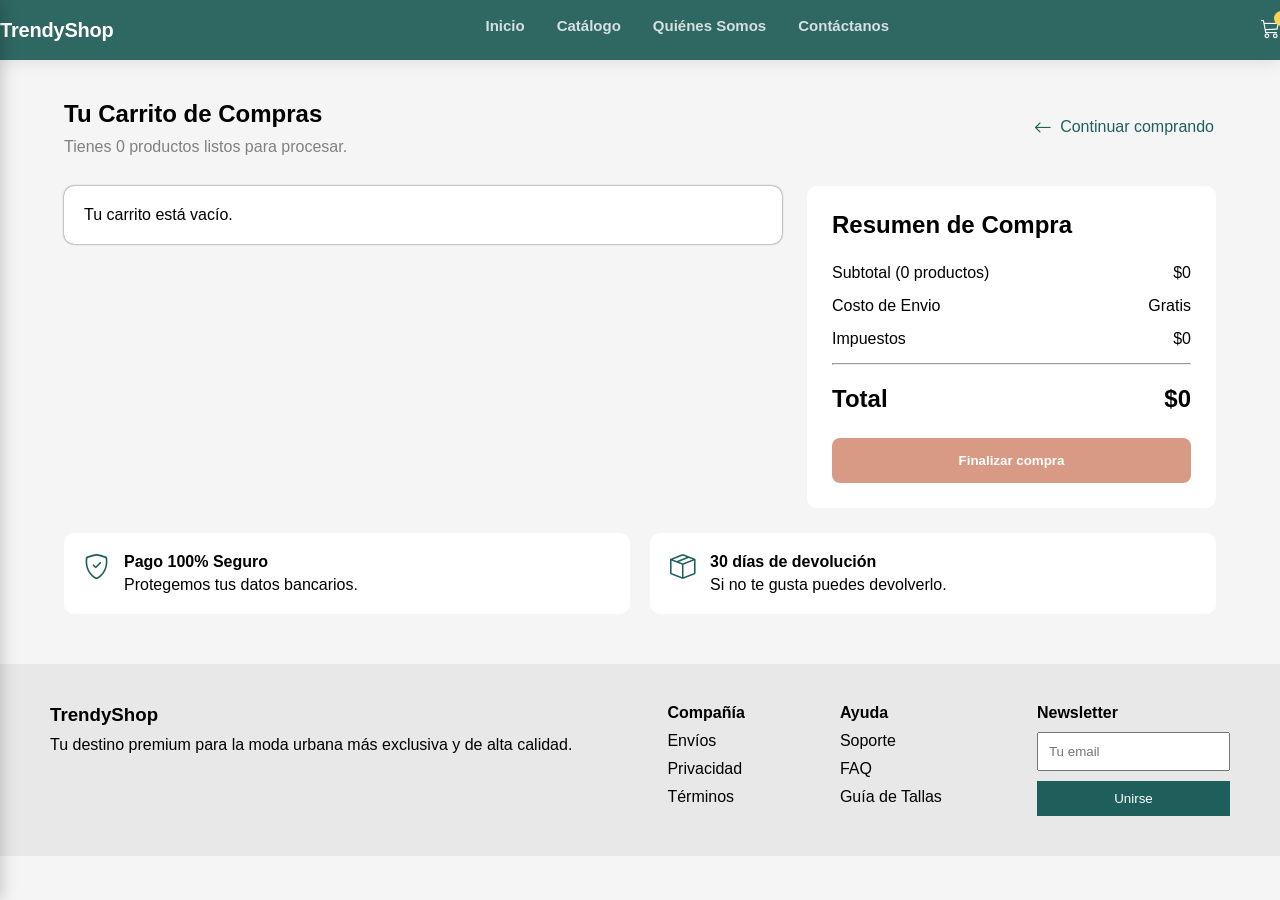
<file: carrito/index.html>
<!DOCTYPE html>
<html lang="es">
<head>
    <meta charset="UTF-8">
    <meta name="viewport" content="width=device-width, initial-scale=1.0">
    <title>Carrito de Compras</title>
    <link rel="stylesheet" href="../styles/carrito.css">
    <link rel="stylesheet" href="https://cdn.jsdelivr.net/npm/bootstrap-icons@1.13.1/font/bootstrap-icons.min.css">
    <link rel="stylesheet" href="/styles/navbar.css">
</head>
<body>

    <!-- Mobile Menu Overlay -->
    <div id="mobileMenuOverlay" class="mobile-menu-overlay" onclick="toggleMobileMenu()"></div>

    <!-- Mobile Menu Drawer -->
    <aside id="mobileMenu" class="mobile-nav">
        <div class="mobile-nav-header">
            <span>TrendyShop</span>
            <button onclick="toggleMobileMenu()"><i class="bi bi-x-lg"></i></button>
        </div>
        <nav>
            <a href="/index.html" onclick="toggleMobileMenu()">Inicio</a>
            <a href="/catalogo/index.html" onclick="toggleMobileMenu()">Catálogo</a>
            <a href="/quienes-somos/index.html" onclick="toggleMobileMenu()">Quiénes Somos</a>
            <a href="/contactanos/index.html" onclick="toggleMobileMenu()">Contáctanos</a>
        </nav>
    </aside>

    <!-- ============================== -->
    <!-- 1. TOP NAVBAR                   -->
    <!-- ============================== -->
    <header class="top-navbar sticky-top">
        <nav class="custom-container navbar-content">
            <div class="brand">TrendyShop</div>

            <div class="desktop-links">
                <a href="/index.html">Inicio</a>
                <a href="/catalogo/index.html">Catálogo</a>
                <a href="/quienes-somos/index.html">Quiénes Somos</a>
                <a href="/contactanos/index.html">Contáctanos</a>
            </div>

            <div class="nav-actions">
                <a class="cart-btn" href="/carrito/index.html">
                    <i class="bi bi-cart3"></i>
                    <span id="cart-count">0</span>
                </a>
                <button class="mobile-menu" onclick="toggleMobileMenu()">
                    <i class="bi bi-list"></i>
                </button>
            </div>
        </nav>
    </header>

    <main class="carrito">

        <section class="carrito__encabezado">

            <div>
                <h1 class="carrito__titulo">
                    Tu Carrito de Compras
                </h1>

                <p class="carrito__texto">
                </p>
            </div>

            <div class="carrito__volver">
                <i class="bi bi-arrow-left" id="flecha"></i>
                <a href="#" class="carrito__seguir">
                    Continuar comprando
                </a>
            </div>

        </section>

        <section class="carrito__contenido">

            <div class="productos">

            </div>

            <aside class="resumen">

                <h2 class="resumen__titulo">
                    Resumen de Compra
                </h2>

                <div class="resumen__fila">
                    <span id="cantidad-productos">
                        Subtotal (0 productos)
                    </span>

                    <span id="subtotal">
                        $0.00
                    </span>
                </div>

                <div class="resumen__fila">
                    <span>Costo de Envio</span>
                    <span>Gratis</span>
                </div>

                <div class="resumen__fila">
                    <span>Impuestos</span>
                    <span id="impuestos">$0.00</span>
                </div>

                <hr>

                <div class="resumen__total">
                    <span>Total</span>
                    <span id="total">$0.00</span>
                </div>

                <button class="resumen__boton">
                    Finalizar compra
                </button>

            </aside>

        </section>

        <section class="beneficios">

            <div class="beneficios__card">
                <i class="bi bi-shield-check"></i>
                <div>
                    <h4>Pago 100% Seguro</h4>
                    <p>Protegemos tus datos bancarios.</p>
                </div>
            </div>

            <div class="beneficios__card">
                <i class="bi bi-box-seam"></i>
                <div>
                    <h4>30 días de devolución</h4>
                    <p>Si no te gusta puedes devolverlo.</p>
                </div>
            </div>

        </section>

    </main>

    <footer class="footer">

        <div class="footer__columna">

            <h3>TrendyShop</h3>

            <p>
                Tu destino premium para la moda urbana
                más exclusiva y de alta calidad.
            </p>

        </div>

        <div class="footer__columna">
            <h4>Compañía</h4>

            <a href="#">Envíos</a>
            <a href="#">Privacidad</a>
            <a href="#">Términos</a>
        </div>

        <div class="footer__columna">
            <h4>Ayuda</h4>

            <a href="#">Soporte</a>
            <a href="#">FAQ</a>
            <a href="#">Guía de Tallas</a>
        </div>

        <div class="footer__columna">
            <h4>Newsletter</h4>

            <input type="email" placeholder="Tu email">
            <button>Unirse</button>
        </div>

    </footer>
    <script src="../js/carrito.js"></script>
    

</body>
</html>
</file>
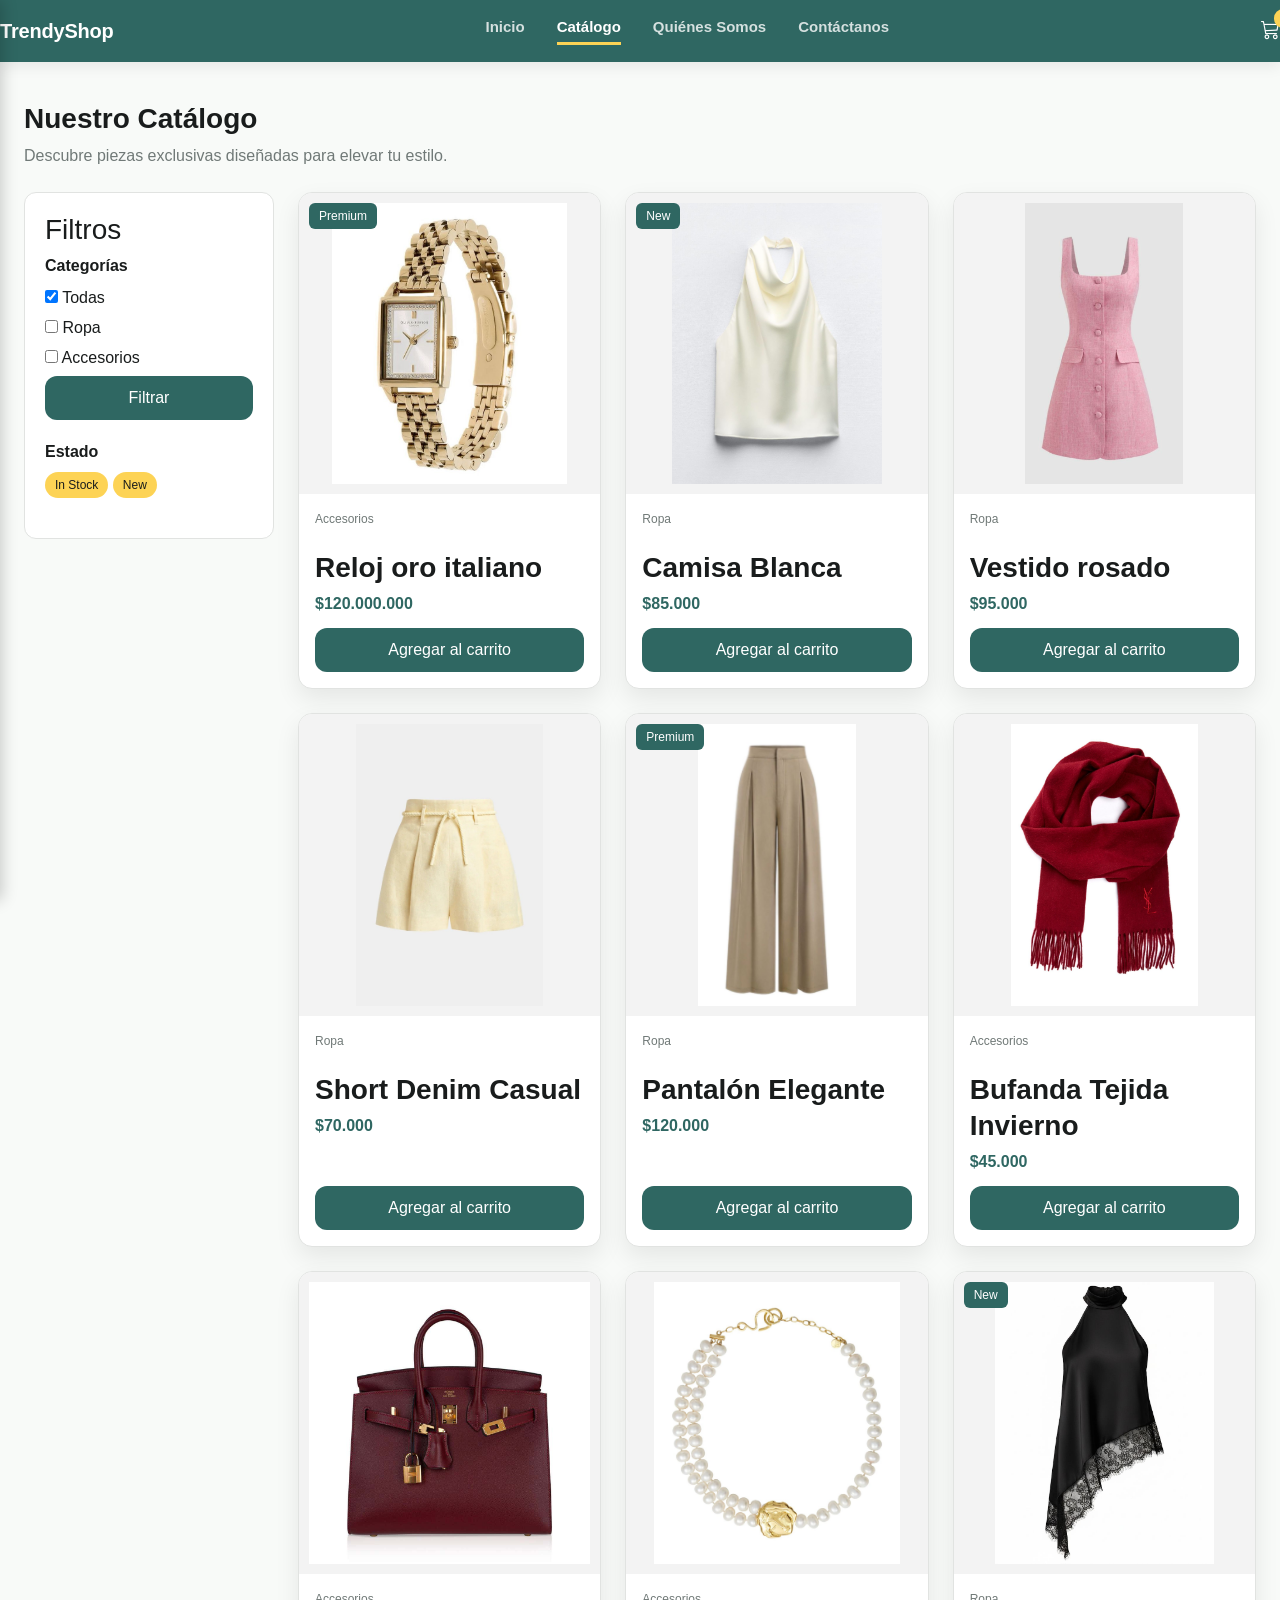
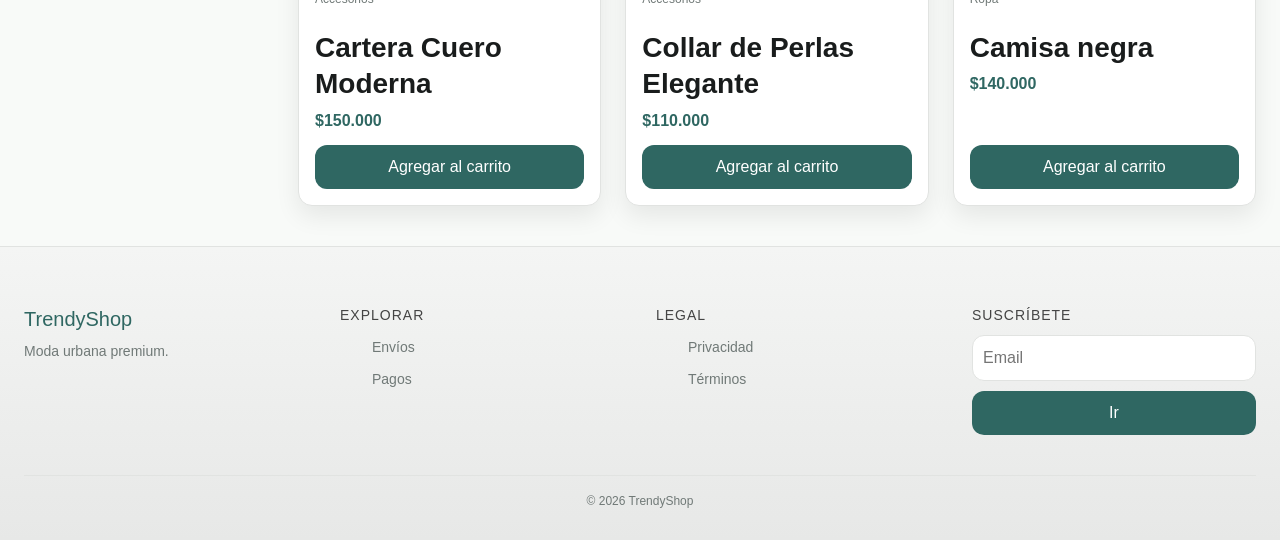
<file: catalogo/index.html>
<!DOCTYPE html>
<html lang="en">

<head>
    <meta charset="UTF-8">
    <meta name="viewport" content="width=device-width, initial-scale=1.0">
    <!-- Bootstrap + Icons -->
    <link href="https://cdn.jsdelivr.net/npm/bootstrap@5.3.8/dist/css/bootstrap.min.css" rel="stylesheet">
    <link rel="stylesheet" href="https://cdn.jsdelivr.net/npm/bootstrap-icons@1.13.1/font/bootstrap-icons.min.css">

    <link rel="stylesheet" href="../styles/catalogo.css">
    <link rel="stylesheet" href="../styles/navbar.css">
    <title>TrendyShop</title>
</head>

<body id="app">

    <!-- Mobile Menu Overlay -->
    <div id="mobileMenuOverlay" class="mobile-menu-overlay" onclick="toggleMobileMenu()"></div>

    <!-- Mobile Menu Drawer -->
    <aside id="mobileMenu" class="mobile-nav">
        <div class="mobile-nav-header">
            <span>TrendyShop</span>
            <button onclick="toggleMobileMenu()"><i class="bi bi-x-lg"></i></button>
        </div>
        <nav>
            <a href="/index.html" onclick="toggleMobileMenu()">Inicio</a>
            <a href="/catalogo/index.html" onclick="toggleMobileMenu()">Catálogo</a>
            <a href="/quienes-somos/index.html" onclick="toggleMobileMenu()">Quiénes Somos</a>
            <a href="/contactanos/index.html" onclick="toggleMobileMenu()">Contáctanos</a>
        </nav>
    </aside>

    <!-- ============================== -->
    <!-- 1. TOP NAVBAR                   -->
    <!-- ============================== -->
    <header class="top-navbar sticky-top">
        <nav class="custom-container navbar-content">
            <div class="brand">TrendyShop</div>

            <div class="desktop-links">
                <a href="/index.html">Inicio</a>
                <a class="active" href="/catalogo/index.html">Catálogo</a>
                <a href="/quienes-somos/index.html">Quiénes Somos</a>
                <a href="/contactanos/index.html">Contáctanos</a>
            </div>

            <div class="nav-actions">
                <a class="cart-btn" href="/carrito/index.html">
                    <i class="bi bi-cart3"></i>
                    <span id="cart-count">0</span>
                </a>
                <button class="mobile-menu" onclick="toggleMobileMenu()">
                    <i class="bi bi-list"></i>
                </button>
            </div>
        </nav>
    </header>


    <!-- ===== SIDEBAR CARRITO ===== -->
    <aside id="cartSidebar" class="cart">

        <div class="cart__header">
            <h2 class="cart__title">Carrito</h2>
            <button id="cartClose" class="cart__close">✕</button>
        </div>

        <div id="cartItems" class="cart__items">
            <!-- productos dinámicos -->
        </div>

        <div class="cart__footer">
            <div class="cart__total">
                <span>Total</span>
                <span id="cartTotal">$0</span>
            </div>
            <button class="cart__checkout">Finalizar compra</button>
        </div>

    </aside>

    <div id="overlay" class="overlay"></div>


    <!-- ===== MAIN ===== -->
    <main id="catalog" class="catalog">

        <!-- HERO / HEADER -->
        <section class="catalog__header">
            <h1 class="catalog__title">Nuestro Catálogo</h1>
            <p class="catalog__description">
                Descubre piezas exclusivas diseñadas para elevar tu estilo.
            </p>
        </section>


        <div class="catalog__layout">

            <!-- ===== FILTROS ===== -->
            <aside id="filters" class="filters">

                <h3 class="filters__title">Filtros</h3>

                <!-- Categorías -->
                <div class="filters__group">
                    <p class="filters__label">Categorías</p>

                    <label class="filters__option">
                        <input type="checkbox" checked> Todas
                    </label>

                    <label class="filters__option">
                        <input type="checkbox"> Ropa
                    </label>

                    <label class="filters__option">
                        <input type="checkbox"> Accesorios
                    </label>
                    <div class="filters__button">
                        <button id="btn-filtro" class="filters__btn">Filtrar</button>
                    </div>
                </div>

                <!-- Estado -->
                <div class="filters__group">
                    <p class="filters__label">Estado</p>

                    <span class="filters__tag">In Stock</span>
                    <span class="filters__tag">New</span>
                </div>

            </aside>


            <!-- ===== PRODUCTOS ===== -->
            <section id="products" class="products">

                <div class="products__grid">

                    <!-- PRODUCT CARD -->
                    <article class="product-card">

                        <div class="product-card__image">
                            <img src="/assets/images/productos/reloj-oro.jpg" alt="imagen-producto">
                            <span class="product-card__badge">Premium</span>
                        </div>

                        <div class="product-card__info">
                            <p class="product-card__category">Accesorios</p>
                            <h3 class="product-card__title">Reloj oro italiano</h3>
                            <p class="product-card__price">$120.000.000</p>

                            <button class="product-card__btn">
                                Agregar al carrito
                            </button>
                        </div>

                    </article>

                    <!-- 1 Camisa -->
                    <article class="product-card">
                        <div class="product-card__image">
                            <img src="/assets/images/productos/camisa-blanca.jpg"
                                alt="Camisa blanca mujer">
                            <span class="product-card__badge">New</span>
                        </div>
                        <div class="product-card__info">
                            <p class="product-card__category">Ropa</p>
                            <h3 class="product-card__title">Camisa Blanca</h3>
                            <p class="product-card__price">$85.000</p>
                            <button class="product-card__btn">Agregar al carrito</button>
                        </div>
                    </article>

                    <!-- 2 Camisa -->
                    <article class="product-card">
                        <div class="product-card__image">
                            <img src="/assets/images/productos/vestido-rosado.png"
                                alt="Vestido rosado">
                        </div>
                        <div class="product-card__info">
                            <p class="product-card__category">Ropa</p>
                            <h3 class="product-card__title">Vestido rosado </h3>
                            <p class="product-card__price">$95.000</p>
                            <button class="product-card__btn">Agregar al carrito</button>
                        </div>
                    </article>

                    <!-- 3 Short -->
                    <article class="product-card">
                        <div class="product-card__image">
                            <img src="/assets/images/productos/short-amarillo.jpg" alt="Short mujer">
                        </div>
                        <div class="product-card__info">
                            <p class="product-card__category">Ropa</p>
                            <h3 class="product-card__title">Short Denim Casual</h3>
                            <p class="product-card__price">$70.000</p>
                            <button class="product-card__btn">Agregar al carrito</button>
                        </div>
                    </article>

                    <!-- 4 Pantalón -->
                    <article class="product-card">
                        <div class="product-card__image">
                            <img src="/assets/images/productos/pantalon-beig.jpg"
                                alt="Pantalón mujer">
                            <span class="product-card__badge">Premium</span>
                        </div>
                        <div class="product-card__info">
                            <p class="product-card__category">Ropa</p>
                            <h3 class="product-card__title">Pantalón Elegante</h3>
                            <p class="product-card__price">$120.000</p>
                            <button class="product-card__btn">Agregar al carrito</button>
                        </div>
                    </article>

                    <!-- 5 Bufanda -->
                    <article class="product-card">
                        <div class="product-card__image">
                            <img src="/assets/images/productos/bufanda-vinotinto.jpg" alt="Bufanda">
                        </div>
                        <div class="product-card__info">
                            <p class="product-card__category">Accesorios</p>
                            <h3 class="product-card__title">Bufanda Tejida Invierno</h3>
                            <p class="product-card__price">$45.000</p>
                            <button class="product-card__btn">Agregar al carrito</button>
                        </div>
                    </article>

                    <!-- 6 Cartera -->
                    <article class="product-card">
                        <div class="product-card__image">
                            <img src="/assets/images/productos/cartera-roja.jpg" alt="Cartera">
                        </div>
                        <div class="product-card__info">
                            <p class="product-card__category">Accesorios</p>
                            <h3 class="product-card__title">Cartera Cuero Moderna</h3>
                            <p class="product-card__price">$150.000</p>
                            <button class="product-card__btn">Agregar al carrito</button>
                        </div>
                    </article>

                    <!-- 7 Collar -->
                    <article class="product-card">
                        <div class="product-card__image">
                            <img src="/assets/images/productos/collar-perlas.jpg" alt="Collar perlas">
                        </div>
                        <div class="product-card__info">
                            <p class="product-card__category">Accesorios</p>
                            <h3 class="product-card__title">Collar de Perlas Elegante</h3>
                            <p class="product-card__price">$110.000</p>
                            <button class="product-card__btn">Agregar al carrito</button>
                        </div>
                    </article>

                    <!-- 8 Vestido -->
                    <article class="product-card">
                        <div class="product-card__image">
                            <img src="/assets/images/productos/camisa-negra.jpg" alt="Camisa mujer">
                            <span class="product-card__badge">New</span>
                        </div>
                        <div class="product-card__info">
                            <p class="product-card__category">Ropa</p>
                            <h3 class="product-card__title">Camisa negra</h3>
                            <p class="product-card__price">$140.000</p>
                            <button class="product-card__btn">Agregar al carrito</button>
                        </div>
                    </article>

                </div>

            </section>

        </div>

    </main>


    <!-- ===== FOOTER ===== -->
    <footer id="footer" class="footer">

        <div class="footer__container">

            <div class="footer__brand">
                <h4>TrendyShop</h4>
                <p>Moda urbana premium.</p>
            </div>

            <div class="footer__links">
                <h5>Explorar</h5>
                <ul>
                    <li><a href="#">Envíos</a></li>
                    <li><a href="#">Pagos</a></li>
                </ul>
            </div>

            <div class="footer__links">
                <h5>Legal</h5>
                <ul>
                    <li><a href="#">Privacidad</a></li>
                    <li><a href="#">Términos</a></li>
                </ul>
            </div>

            <div class="footer__subscribe">
                <h5>Suscríbete</h5>
                <input type="email" placeholder="Email">
                <button>Ir</button>
            </div>

        </div>

        <div class="footer__bottom">
            © 2026 TrendyShop
        </div>

    </footer>
<script src="/js/catalogo.js"></script>
</body>

</html>
</file>
<file: styles/carrito.css>
*{
        margin:0;
        padding:0;
        box-sizing:border-box;
    }

    body{
        font-family:Arial, Helvetica, sans-serif;
        background:#f5f5f5;
    }


    .carrito{
        width:90%;
        margin:40px auto;
    }

    .carrito__encabezado{
        display:flex;
        justify-content:space-between;
        align-items:center;
    }

    #flecha{
        color: #1f5f5b;
        font-size: 18px;
        font-weight: bolder;
    }

    .carrito__titulo{
        margin-bottom:10px;
    }

    .carrito__texto{
        color:gray;
    }

    .carrito__volver{
        display: flex;
        gap: 8px;
        margin: 0 2px;
    }

    .carrito__seguir{
        text-decoration:none;
        color:#1f5f5b;

        transition:all .3s ease;
    }

    .carrito__seguir:hover{
        color:#4f9;
        text-decoration-line:underline;
        text-underline-offset:4px;
    }


    .carrito__contenido{
        display:flex;
        gap:25px;
        margin-top:30px;
    }


    .productos{
        flex:2;
    }

    .producto{
        background:white;
        display:flex;
        align-items:center;
        gap:20px;
        padding:20px;
        border-radius:10px;
        margin-bottom:20px;
        box-shadow: 0 0 2px #444;
    }

    .producto__imagen{
        width:120px;
        height:120px;
        object-fit:cover;
        border-radius:8px;
    }

    .producto__info{
        flex:1;
    }

    .producto__categoria{
        font-size:12px;
        color:#999;
        margin-bottom:5px;
    }

    .producto__nombre{
        margin-bottom:5px;
    }

    .producto__detalle{
        color:#666;
        margin-bottom:15px;
    }

    .producto__acciones{
        display:flex;
        align-items:center;
        gap:20px;
    }

    .producto__cantidad{
        display:flex;
        align-items:center;
    }

    .producto__cantidad button{
        width:35px;
        height:35px;
        border:1px solid #ccc;
        background:white;
        cursor:pointer;
    }

    .producto__cantidad span{
        width:40px;
        text-align:center;
    }

    .producto__eliminar{
        color:red;
        text-decoration:none;
        font-size:14px;
    }

    .producto__precio{
        font-size:32px;
        font-weight:bold;
        color:#1f5f5b;
    }


    .resumen{
        flex:1;
        background:white;
        padding:25px;
        border-radius:10px;
        height:fit-content;
    }

    .resumen__titulo{
        margin-bottom:25px;
    }

    .resumen__fila{
        display:flex;
        justify-content:space-between;
        margin-bottom:15px;
    }

    .resumen__total{
        display:flex;
        justify-content:space-between;

        font-size:24px;
        font-weight:bold;

        margin-top:20px;
    }

    .resumen__boton{
        width:100%;
        margin-top:25px;

        padding:15px;

        border:none;
        border-radius:8px;

        background:#d89a84;
        color:white;

        cursor:pointer;

        display:flex;
        justify-content:center;
        align-items:center;
        gap:10px;

        font-weight:bold;

        transition:all .3s ease;
    }

    .resumen__boton:hover{
        background:#c27f68;
        transform:translateY(-3px);
        box-shadow:0 8px 18px rgba(0,0,0,.15);
    }

    .beneficios{
        margin-top:25px;

        display:flex;
        gap:20px;
    }

    .beneficios__card{
        flex:1;

        background:white;

        padding:20px;

        border-radius:10px;

        display:flex;
        gap:15px;
    }

    .beneficios__card i{
        font-size:25px;
        color:#1f5f5b;
    }

    .beneficios__card h4{
        margin-bottom:5px;
    }


    .footer{
        margin-top:50px;

        background:#e8e8e8;

        display:flex;
        justify-content:space-between;

        padding:40px 50px;
    }

    .footer__columna{
        display:flex;
        flex-direction:column;
        gap:10px;
    }

    .footer__columna a{
        text-decoration:none;
        color:black;
    }

    .footer__columna input{
        padding:10px;
    }

    .footer__columna button{
        padding:10px;
        border:none;
        background:#1f5f5b;
        color:white;
        cursor:pointer;
    }

    @media(max-width:768px){

        .navbar{
            flex-direction:column;
            gap:15px;
        }

        .navbar__menu{
            flex-direction:column;
            text-align:center;
        }

        .carrito__encabezado{
            flex-direction:column;
            gap:15px;
            align-items:flex-start;
        }

        .carrito__contenido{
            flex-direction:column;
        }

        .producto{
            flex-direction:column;
            text-align:center;
        }

        .beneficios{
            flex-direction:column;
        }

        .footer{
            flex-direction:column;
            gap:30px;
        }
    }
</file>
<file: styles/navbar.css>
:root {
    --primary: #2f6762;
    --secondary: #fdd355;
    --surface: #f8faf8;
    --surface-low: #f2f4f2;
    --text: #191c1c;
}

.top-navbar {
    background: var(--primary);
    box-shadow: 0 4px 14px rgba(0,0,0,.08);
}

.navbar-content {
    padding: 16px 0;
    display: flex;
    justify-content: space-between;
    align-items: center;
}

.brand {
    font-size: 20px;
    font-weight: 700;
    color: white;
    letter-spacing: -0.2px;
}

.desktop-links {
    display: flex;
    gap: 32px;
}

.desktop-links a {
    position: relative;
    text-decoration: none;
    color: rgba(255, 255, 255, 0.8);
    font-size: 15px;
    font-weight: 600;
    transition: color 0.25s;
    line-height: 20px;
    padding-bottom: 8px;
    border-bottom: none;            /* por si acaso */
}

.desktop-links a::after {
    content: "";
    position: absolute;
    left: 0;
    bottom: 0;
    width: 100%;
    height: 3px;
    background-color: var(--secondary);
    transform: scaleX(0);
    transform-origin: left center;
    transition: transform 0.3s ease;
}

/* Hover */
.desktop-links a:hover {
    color: white;
    border-bottom: none;
}
.desktop-links a:hover::after {
    transform: scaleX(1);
}

/* Activo (idéntico al hover) */
.desktop-links a.active,
.desktop-links a.active:hover {
    color: white;
    border-bottom: none !important;  /* elimina cualquier borde heredado */
}
.desktop-links a.active::after {
    transform: scaleX(1);
}

.nav-actions {
    display: flex;
    align-items: center;
    gap: 16px;
}

.cart-btn {
    border: none;
    background: transparent;
    color: white;
    position: relative;
    font-size: 19px;
    cursor: pointer;
}

.cart-btn span {
    position: absolute;
    top: -8px;
    right: -12px;
    background: var(--secondary);
    color: #241a00;
    font-size: 10px;
    font-weight: 700;
    border-radius: 999px;
    padding: 2px 6px;
}

.mobile-menu {
    display: none;
}

.custom-container {
    width: 100%;
    max-width: 1280px;
    margin: auto;
    padding-left: 20px;
    padding-right: 20px;
}

@media (min-width: 768px) {
    .custom-container {
        padding-left: 40px;
        padding-right: 40px;
    }
}

@media (min-width: 1280px) {
    .custom-container {
        padding-left: 0;
        padding-right: 0;
    }
}


/* MENÚ MÓVIL LATERAL */
.mobile-nav {
    position: fixed;
    top: 0;
    left: -280px;
    width: 280px;
    height: 100%;
    background: var(--surface);
    z-index: 1050;
    box-shadow: 2px 0 15px rgba(0,0,0,0.2);
    transition: left 0.3s ease;
    display: flex;
    flex-direction: column;
    padding: 0;
}

.mobile-nav.open {
    left: 0;
}

.mobile-nav-header {
    display: flex;
    justify-content: space-between;
    align-items: center;
    padding: 20px;
    background: var(--primary);
    color: white;
    font-weight: 700;
    font-size: 18px;
}

.mobile-nav-header button {
    background: none;
    border: none;
    color: white;
    font-size: 24px;
    cursor: pointer;
}

.mobile-nav nav {
    display: flex;
    flex-direction: column;
    padding: 16px;
}

.mobile-nav nav a {
    padding: 14px 16px;
    text-decoration: none;
    color: var(--text);
    font-weight: 600;
    border-radius: 8px;
    transition: background 0.2s;
}

.mobile-nav nav a:hover {
    background: var(--surface-low);
    color: var(--primary);
}

.mobile-menu-overlay {
    position: fixed;
    inset: 0;
    background: rgba(0,0,0,0.5);
    z-index: 1040;
    opacity: 0;
    visibility: hidden;
    transition: 0.3s;
}

.mobile-menu-overlay.open {
    opacity: 1;
    visibility: visible;
}


@media (max-width: 992px) {
    .desktop-links {
        display: none;
    }
    .mobile-menu {
        display: block;
        background: none;
        border: none;
        color: white;
        font-size: 24px;
        cursor: pointer;
    }
}
</file>
<file: styles/catalogo.css>
/* ===== RESET ===== */
*,
*::before,
*::after {
  box-sizing: border-box;
  margin: 0;
  padding: 0;
}

body {
  font-family: 'Inter', sans-serif;
  background: #f8faf8;
  color: #191c1c;
  line-height: 1.5;
}

/* ===== VARIABLES ===== */
:root {
  --color-primary: #2f6762;
  --color-secondary: #fdd355;
  --color-bg: #f8faf8;
  --color-surface: #ffffff;
  --color-border: #e1e3e1;
  --color-text-muted: #707977;

  --radius: 12px;
  --transition: 0.3s ease;
}

/* ===== LAYOUT GENERAL ===== */
.container {
  max-width: 1280px;
  margin: auto;
  padding: 0 24px;
}

/* ===== OVERLAY ===== */
.overlay {
  position: fixed;
  inset: 0;
  background: rgba(0,0,0,0.4);
  display: none;
}

/* ===== CART ===== */
.cart {
  position: fixed;
  top: 0;
  right: -100%;
  width: 320px;
  height: 100%;
  background: white;
  transition: var(--transition);
  display: flex;
  flex-direction: column;
  z-index: 200;
}

.cart.active {
  right: 0;
}

.cart__header {
  display: flex;
  justify-content: space-between;
  padding: 20px;
  border-bottom: 1px solid var(--color-border);
}

.cart__items {
  flex: 1;
  overflow-y: auto;
  padding: 20px;
}

.cart__footer {
  padding: 20px;
  border-top: 1px solid var(--color-border);
}

.cart__total {
  display: flex;
  justify-content: space-between;
  margin-bottom: 12px;
}

.cart__checkout {
  width: 100%;
  padding: 12px;
  background: var(--color-primary);
  color: white;
  border: none;
  border-radius: var(--radius);
  cursor: pointer;
}

/* ===== CATALOG ===== */
.catalog {
  padding: 40px 24px;
}

.catalog__header {
  margin-bottom: 24px;
}

.catalog__title {
  font-size: 28px;
  font-weight: 600;
}

.catalog__description {
  color: var(--color-text-muted);
}

/* layout */
.catalog__layout {
  display: flex;
  gap: 24px;
}

/* ===== FILTERS ===== */
.filters {
  width: 250px;
  background: white;
  padding: 20px;
  border-radius: var(--radius);
  border: 1px solid var(--color-border);
  height: fit-content;
}

.filters__group {
  margin-bottom: 20px;
}

.filters__label {
  font-weight: 600;
  margin-bottom: 8px;
}

.filters__option {
  display: block;
  margin-bottom: 6px;
  cursor: pointer;
}

.filters__tag {
  display: inline-block;
  background: var(--color-secondary);
  padding: 4px 10px;
  border-radius: 999px;
  font-size: 12px;
}

#btn-filtro {
  width: 100%;
  padding: 10px;
  background: var(--color-primary);
  color: white;
  border: none;
  border-radius: var(--radius);
  cursor: pointer;

  transition: all 0.1s ease;
}

/* hover */
#btn-filtro:hover {
  background: #25524e; /* mismo color pero más oscuro */
}

/* click */
#btn-filtro:active {
  transform: scale(0.90);
}

/* focus */
#btn-filtro:focus {
  outline: 2px solid var(--color-secondary);
}

/* ===== PRODUCTS ===== */
/* ===== PRODUCTS ===== */
.products {
  flex: 1;
}

.products__grid {
  display: grid;
  grid-template-columns: repeat(auto-fill, minmax(260px, 1fr)); /* 🔥 responsive real */
  gap: 24px;
}

/* ===== PRODUCT CARD ===== */
.product-card {
  background: white;
  border-radius: 14px;
  border: 1px solid var(--color-border);
  overflow: hidden;
  display: flex;
  flex-direction: column;

  box-shadow: 0 10px 25px rgba(0, 0, 0, 0.08);
  transition: all 0.3s ease;
}

.product-card:hover {
  transform: translateY(-8px);
  box-shadow: 0 18px 40px rgba(0, 0, 0, 0.12);
}

/* ===== IMAGE (AQUÍ ESTÁ EL FIX REAL) ===== */
.product-card__image {
  position: relative;
  width: 100%;
  aspect-ratio: 1 / 1; /* 🔥 mantiene proporción perfecta */
  overflow: hidden;
  background: #f3f3f3;
}

/* imagen bien adaptada */
.product-card__image img {
  width: 100%;
  height: 100%;
  object-fit: contain; /* 🔥 evita que se corten */
  object-position: center;
  padding: 10px; /* 🔥 aire visual */

  transition: transform 0.4s ease;
}

/* zoom suave */
.product-card:hover .product-card__image img {
  transform: scale(1.05);
}

/* badge */
.product-card__badge {
  position: absolute;
  top: 10px;
  left: 10px;
  background: var(--color-primary);
  color: white;
  padding: 4px 10px;
  font-size: 12px;
  border-radius: 6px;
}

/* ===== INFO ===== */
.product-card__info {
  padding: 16px;
  display: flex;
  flex-direction: column;
  flex: 1;
}

.product-card__category {
  font-size: 12px;
  color: var(--color-text-muted);
}

.product-card__title {
  font-weight: 600;
  margin: 6px 0;
  line-height: 1.3;
}

/* evita títulos muy largos */
.product-card__title {
  display: -webkit-box;
  -webkit-line-clamp: 2;
  -webkit-box-orient: vertical;
  overflow: hidden;
}

/* precio */
.product-card__price {
  color: var(--color-primary);
  font-weight: bold;
  margin-bottom: 12px;
  font-size: 16px;
}

/* botón */
.product-card__btn {
  margin-top: auto;
  padding: 10px;
  background: var(--color-primary);
  color: white;
  border: none;
  border-radius: var(--radius);
  cursor: pointer;

  transition: all 0.25s ease;
}

.product-card__btn:hover {
  transform: translateY(-2px);
}

.product-card__btn:active {
  transform: scale(0.95);
}
/* ===== FOOTER ===== */
.footer {
  background: linear-gradient(to top, #e7e8e7, #f4f5f4);
  padding: 60px 24px 30px;
  border-top: 1px solid var(--color-border);
}

/* contenedor */
.footer__container {
  max-width: 1280px;
  margin: auto;
  display: grid;
  grid-template-columns: repeat(4, 1fr);
  gap: 32px;
}

/* ===== BLOQUES ===== */
.footer__brand h4 {
  font-size: 20px;
  margin-bottom: 10px;
  color: var(--color-primary);
}

.footer__brand p {
  color: var(--color-text-muted);
  font-size: 14px;
}

/* títulos */
.footer__links h5,
.footer__subscribe h5 {
  margin-bottom: 12px;
  font-size: 14px;
  text-transform: uppercase;
  letter-spacing: 1px;
  color: #444;
}

/* listas */
.footer__links ul {
  list-style: none;
}

.footer__links li {
  margin-bottom: 8px;
}

/* links */
.footer__links a {
  text-decoration: none;
  color: var(--color-text-muted);
  font-size: 14px;
  transition: var(--transition);
  position: relative;
}

/* efecto hover elegante */
.footer__links a::after {
  content: "";
  position: absolute;
  left: 0;
  bottom: -2px;
  width: 0%;
  height: 2px;
  background: var(--color-primary);
  transition: var(--transition);
}

.footer__links a:hover {
  color: var(--color-primary);
}

.footer__links a:hover::after {
  width: 100%;
}

/* ===== SUBSCRIBE ===== */
.footer__subscribe input {
  width: 100%;
  padding: 10px;
  border: 1px solid var(--color-border);
  border-radius: var(--radius);
  margin-bottom: 10px;
  outline: none;
}

.footer__subscribe input:focus {
  border-color: var(--color-primary);
}

.footer__subscribe button {
  width: 100%;
  padding: 10px;
  background: var(--color-primary);
  color: white;
  border: none;
  border-radius: var(--radius);
  cursor: pointer;
  transition: var(--transition);
}

.footer__subscribe button:hover {
  background: #25524e;
}

/* ===== DIVISOR ===== */
.footer__bottom {
  margin-top: 40px;
  padding-top: 16px;
  border-top: 1px solid var(--color-border);
  text-align: center;
  font-size: 12px;
  color: var(--color-text-muted);
}

/* ===== RESPONSIVE ===== */
@media (max-width: 1024px) {
  .footer__container {
    grid-template-columns: repeat(2, 1fr);
  }
}

@media (max-width: 600px) {
  .footer__container {
    grid-template-columns: 1fr;
    text-align: center;
  }

  .footer__subscribe input,
  .footer__subscribe button {
    max-width: 300px;
    margin-left: auto;
    margin-right: auto;
  }
}
</file>
